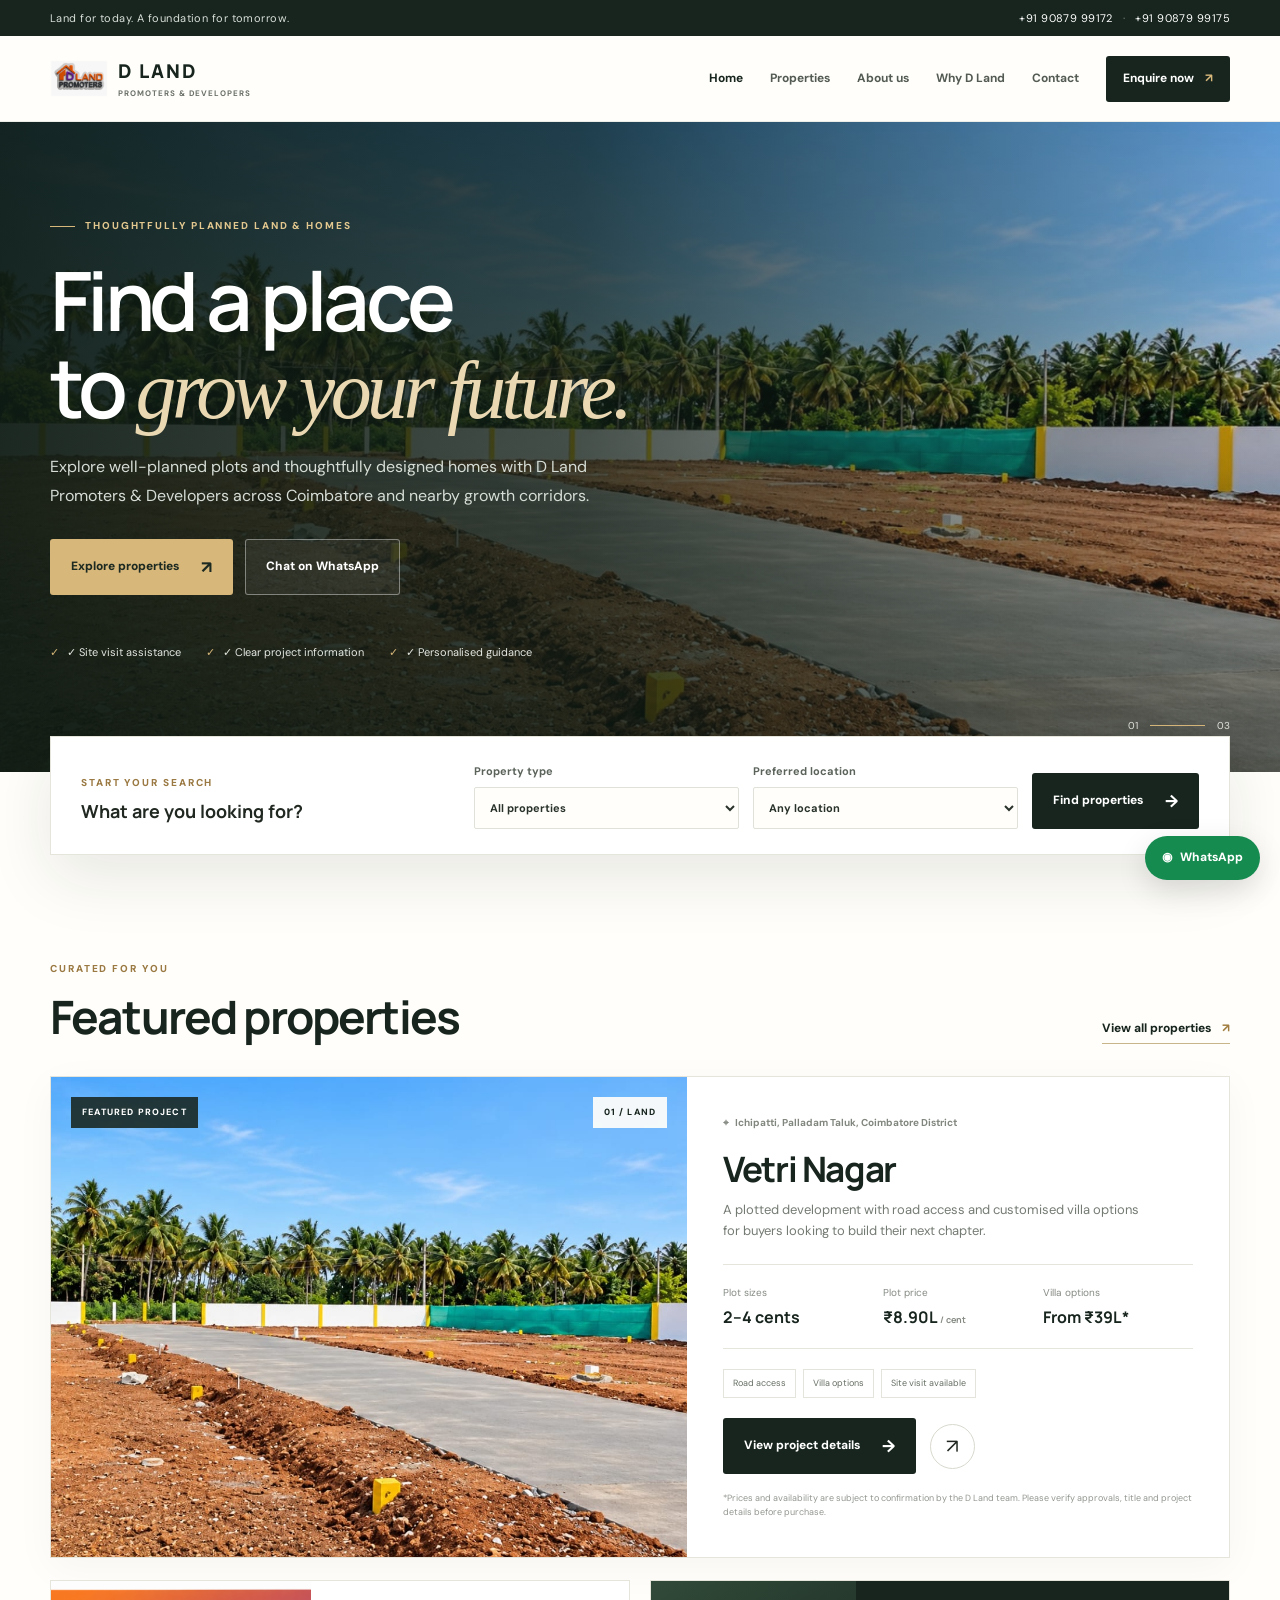
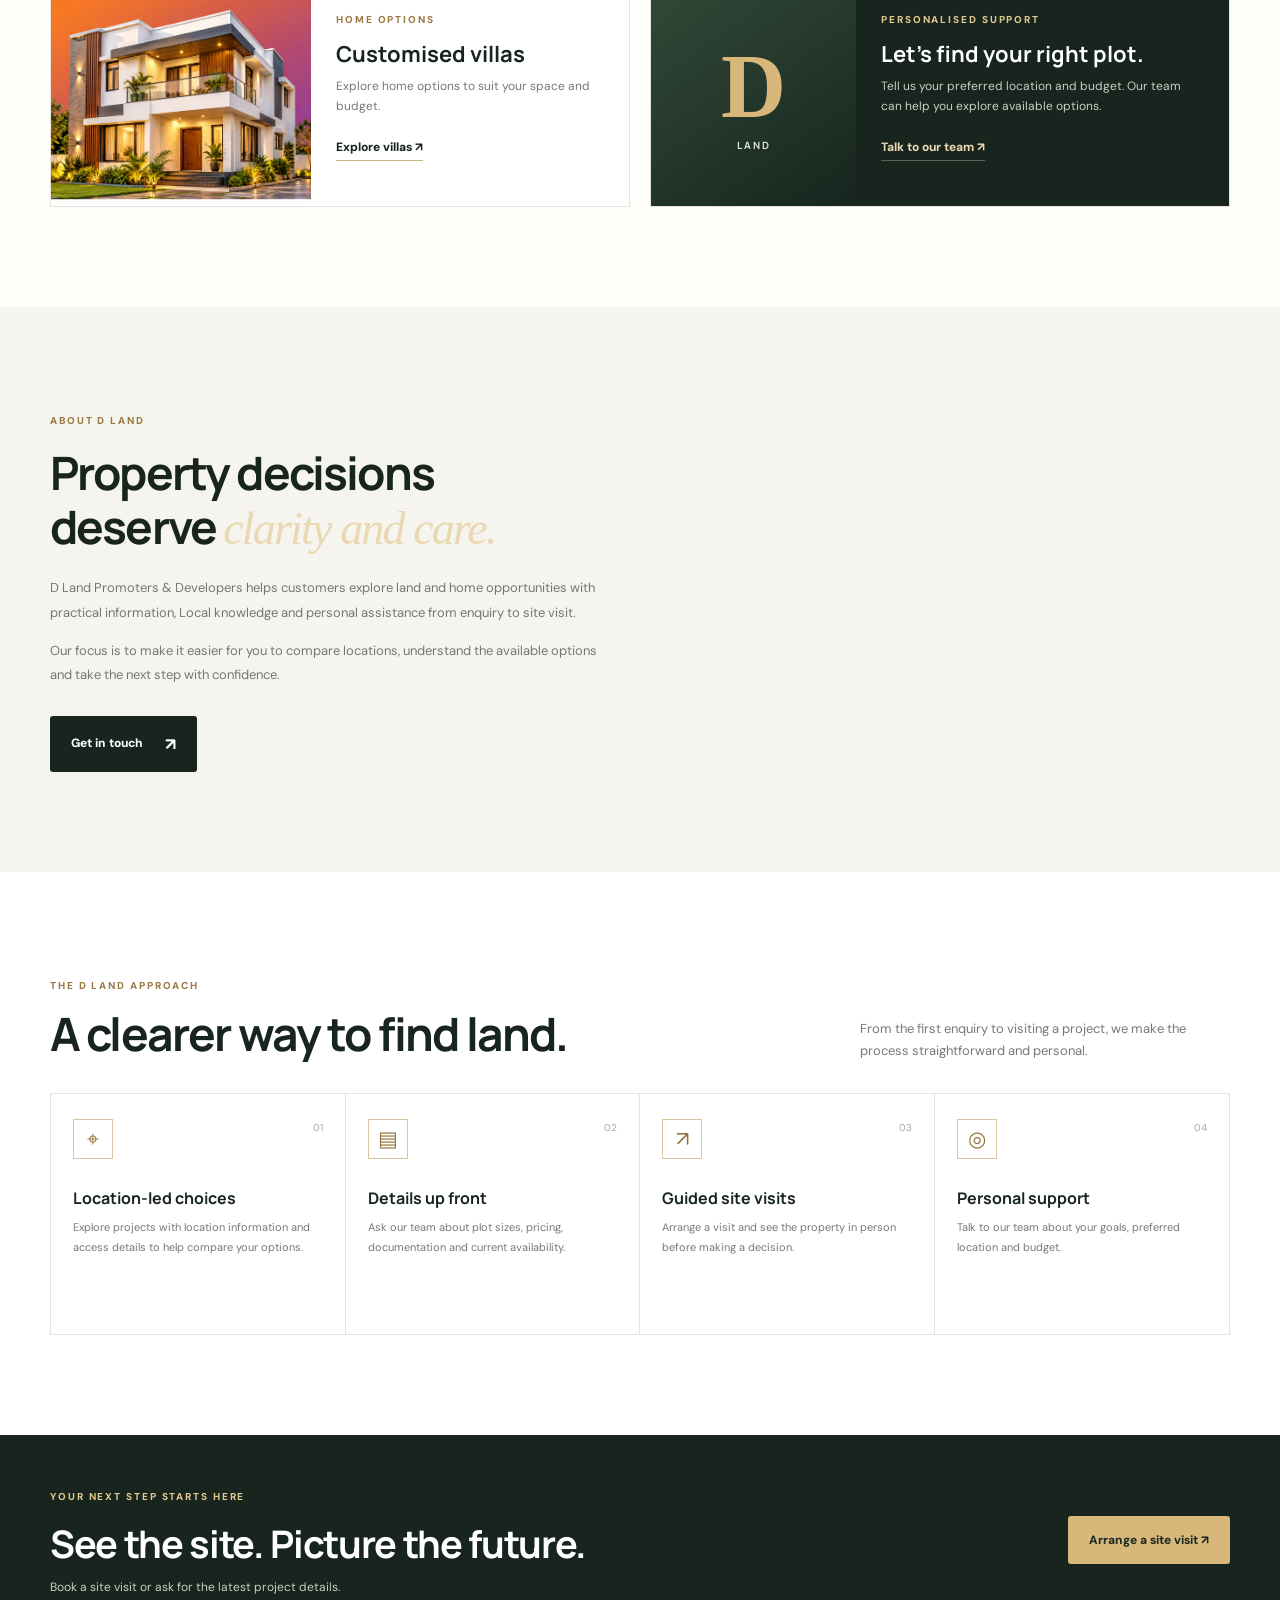
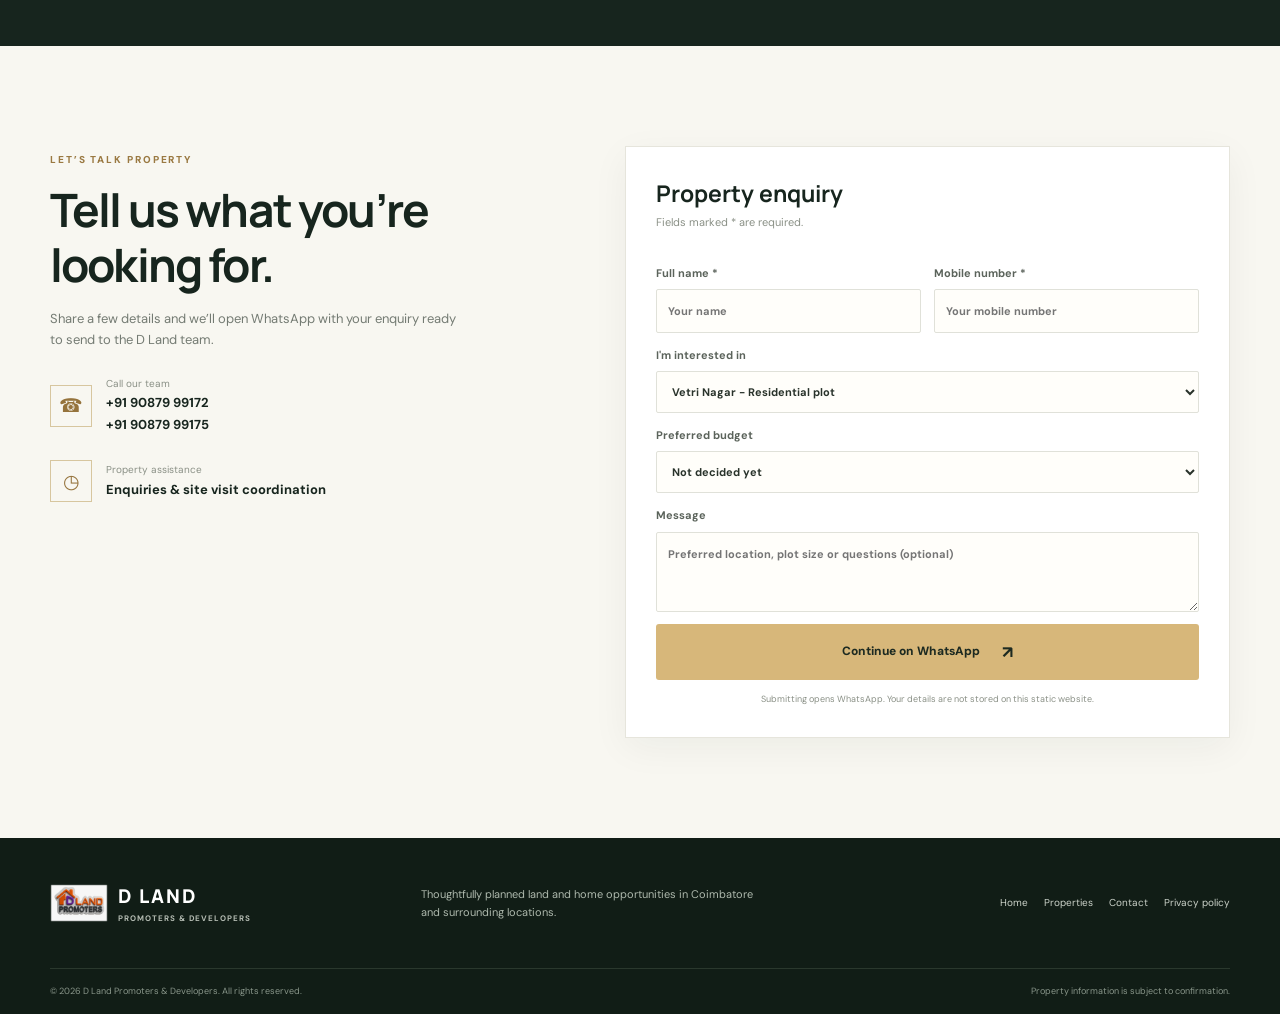
<file: index.html>
<!doctype html>
<html lang="en">
<head>
  <meta charset="utf-8">
  <meta name="viewport" content="width=device-width, initial-scale=1">
  <title>D Land Promoters & Developers | Premium Plots & Villas</title>
  <meta name="description" content="Explore premium residential plots and customised villas with D Land Promoters & Developers in Coimbatore and surrounding locations. Enquire or book a site visit on WhatsApp.">
  <meta name="theme-color" content="#17251e">
  <link rel="icon" href="dland_logo.png">
  <link rel="preconnect" href="https://fonts.googleapis.com">
  <link rel="preconnect" href="https://fonts.gstatic.com" crossorigin>
  <link href="https://fonts.googleapis.com/css2?family=DM+Sans:wght@400;500;600;700&family=Manrope:wght@400;500;600;700;800&display=swap" rel="stylesheet">
  <link rel="stylesheet" href="styles.css">
</head>
<body>
  <div class="topline"><div class="container topline-inner"><span>Land for today. A foundation for tomorrow.</span><div><a href="tel:+919087999172">+91 90879 99172</a><span class="top-sep">·</span><a href="tel:+919087999175">+91 90879 99175</a></div></div></div>
  <header class="site-header">
    <div class="container nav-wrap">
      <a class="brand" href="index.html" aria-label="D Land home"><img src="dland_logo.png" alt="D Land Promoters & Developers"><span><strong>D LAND</strong><small>PROMOTERS & DEVELOPERS</small></span></a>
      <button class="menu-toggle" aria-label="Open navigation" aria-expanded="false">☰</button>
      <nav class="nav-links" aria-label="Main navigation">
        <a class="active" href="index.html">Home</a><a href="properties/">Properties</a><a href="#about">About us</a><a href="#why">Why D Land</a><a href="#contact">Contact</a>
        <a class="nav-cta" href="#contact">Enquire now <span>↗</span></a>
      </nav>
    </div>
  </header>

  <main>
    <section class="hero">
      <div class="hero-image" role="img" aria-label="Vetri Nagar plotted development"></div>
      <div class="hero-shade"></div>
      <div class="container hero-content">
        <div class="eyebrow light"><span></span> THOUGHTFULLY PLANNED LAND & HOMES</div>
        <h1>Find a place<br>to <em>grow your future.</em></h1>
        <p>Explore well-planned plots and thoughtfully designed homes with D Land Promoters & Developers across Coimbatore and nearby growth corridors.</p>
        <div class="hero-actions"><a class="button button-gold" href="properties/">Explore properties <span>↗</span></a><a class="button button-glass" href="https://wa.me/919087999172?text=Hello%20D%20Land%2C%20please%20share%20your%20current%20property%20details." target="_blank" rel="noopener">Chat on WhatsApp</a></div>
        <div class="hero-trust"><span>✓ Site visit assistance</span><span>✓ Clear project information</span><span>✓ Personalised guidance</span></div>
      </div>
      <div class="hero-index"><span>01</span><i></i><span>03</span></div>
    </section>

    <section class="quick-search">
      <div class="container search-panel">
        <div class="search-intro"><span class="eyebrow">START YOUR SEARCH</span><h2>What are you looking for?</h2></div>
        <form id="quickSearch" class="search-fields">
          <label>Property type<select id="quickType"><option value="all">All properties</option><option value="plot">Residential plots</option><option value="villa">Villas & homes</option></select></label>
          <label>Preferred location<select id="quickLocation"><option value="all">Any location</option><option value="Ichipatti">Ichipatti / Vetri Nagar</option><option value="Coimbatore">Coimbatore</option></select></label>
          <button class="button button-dark" type="submit">Find properties <span>→</span></button>
        </form>
      </div>
    </section>

    <section class="section featured" id="properties">
      <div class="container">
        <div class="section-heading"><div><span class="eyebrow">CURATED FOR YOU</span><h2>Featured properties</h2></div><a class="text-link" href="properties/">View all properties <span>↗</span></a></div>
        <article class="feature-card">
          <div class="feature-photo"><img src="vetri-nagar-site-1.jpeg" alt="Vetri Nagar site road and plots" loading="lazy"><span class="photo-label">FEATURED PROJECT</span><span class="photo-number">01 / LAND</span></div>
          <div class="feature-details">
            <div class="location-line">⌖ &nbsp; Ichipatti, Palladam Taluk, Coimbatore District</div>
            <h3>Vetri Nagar</h3>
            <p class="feature-copy">A plotted development with road access and customised villa options for buyers looking to build their next chapter.</p>
            <div class="feature-stats"><div><small>Plot sizes</small><strong>2–4 cents</strong></div><div><small>Plot price</small><strong>₹8.90L <small>/ cent</small></strong></div><div><small>Villa options</small><strong>From ₹39L*</strong></div></div>
            <div class="tag-row"><span>Road access</span><span>Villa options</span><span>Site visit available</span></div>
            <div class="feature-actions"><a class="button button-dark" href="properties/">View project details <span>→</span></a><a class="round-link" href="https://wa.me/919087999172?text=Hello%20D%20Land%2C%20I%20am%20interested%20in%20Vetri%20Nagar." target="_blank" rel="noopener" aria-label="Enquire about Vetri Nagar">↗</a></div>
            <p class="disclaimer">*Prices and availability are subject to confirmation by the D Land team. Please verify approvals, title and project details before purchase.</p>
          </div>
        </article>
        <div class="mini-grid">
          <article class="mini-card"><img src="2bhk-villa.png" alt="Modern customised two bedroom villa" loading="lazy"><div class="mini-card-content"><span class="eyebrow">HOME OPTIONS</span><h3>Customised villas</h3><p>Explore home options to suit your space and budget.</p><a href="properties/" class="text-link">Explore villas ↗</a></div></article>
          <article class="mini-card mini-card-dark"><div class="mini-art">D<span>LAND</span></div><div class="mini-card-content"><span class="eyebrow light">PERSONALISED SUPPORT</span><h3>Let’s find your right plot.</h3><p>Tell us your preferred location and budget. Our team can help you explore available options.</p><a href="#contact" class="text-link light-link">Talk to our team ↗</a></div></article>
        </div>
      </div>
    </section>

    <section class="section about-section" id="about">
      <div class="container about-grid">
              <div class="about-copy"><span class="eyebrow">ABOUT D LAND</span><h2>Property decisions deserve <em>clarity and care.</em></h2><p>D Land Promoters & Developers helps customers explore land and home opportunities with practical information, Local knowledge and personal assistance from enquiry to site visit.</p><p>Our focus is to make it easier for you to compare locations, understand the available options and take the next step with confidence.</p><a href="#contact" class="button button-dark">Get in touch <span>↗</span></a></div>
      </div>
    </section>

    <section class="section values-section" id="why">
      <div class="container">
        <div class="section-heading"><div><span class="eyebrow">THE D LAND APPROACH</span><h2>A clearer way to find land.</h2></div><p>From the first enquiry to visiting a project, we make the process straightforward and personal.</p></div>
        <div class="values-grid">
          <article class="value-card"><span class="value-icon">⌖</span><span class="value-number">01</span><h3>Location-led choices</h3><p>Explore projects with location information and access details to help compare your options.</p></article>
          <article class="value-card"><span class="value-icon">▤</span><span class="value-number">02</span><h3>Details up front</h3><p>Ask our team about plot sizes, pricing, documentation and current availability.</p></article>
          <article class="value-card"><span class="value-icon">↗</span><span class="value-number">03</span><h3>Guided site visits</h3><p>Arrange a visit and see the property in person before making a decision.</p></article>
          <article class="value-card"><span class="value-icon">◎</span><span class="value-number">04</span><h3>Personal support</h3><p>Talk to our team about your goals, preferred location and budget.</p></article>
        </div>
      </div>
    </section>

    <section class="visit-banner">
      <div class="container visit-inner"><div><span class="eyebrow light">YOUR NEXT STEP STARTS HERE</span><h2>See the site. Picture the future.</h2><p>Book a site visit or ask for the latest project details.</p></div><a class="button button-gold" href="https://wa.me/919087999172?text=Hello%20D%20Land%2C%20I%20would%20like%20to%20arrange%20a%20site%20visit." target="_blank" rel="noopener">Arrange a site visit ↗</a></div>
    </section>

    <section class="section contact-section" id="contact">
      <div class="container contact-grid">
        <div class="contact-copy"><span class="eyebrow">LET’S TALK PROPERTY</span><h2>Tell us what you’re looking for.</h2><p>Share a few details and we’ll open WhatsApp with your enquiry ready to send to the D Land team.</p><div class="contact-detail"><span class="contact-icon">☎</span><div><small>Call our team</small><a href="tel:+919087999172">+91 90879 99172</a><a href="tel:+919087999175">+91 90879 99175</a></div></div><div class="contact-detail"><span class="contact-icon">◷</span><div><small>Property assistance</small><strong>Enquiries & site visit coordination</strong></div></div></div>
        <form class="lead-form" id="leadForm"><h3>Property enquiry</h3><p>Fields marked * are required.</p><div class="form-row"><label>Full name *<input name="name" autocomplete="name" required placeholder="Your name"></label><label>Mobile number *<input name="phone" inputmode="tel" autocomplete="tel" pattern="[0-9+() -]{8,18}" required placeholder="Your mobile number"></label></div><label>I'm interested in<select name="interest"><option>Vetri Nagar - Residential plot</option><option>Vetri Nagar - 1 BHK villa</option><option>Vetri Nagar - 2 BHK villa</option><option>Other available projects</option></select></label><label>Preferred budget<select name="budget"><option>Not decided yet</option><option>Below ₹15 Lakhs</option><option>₹15–30 Lakhs</option><option>₹30–50 Lakhs</option><option>Above ₹50 Lakhs</option></select></label><label>Message<textarea name="message" rows="3" placeholder="Preferred location, plot size or questions (optional)"></textarea></label><button class="button button-gold form-submit" type="submit">Continue on WhatsApp <span>↗</span></button><small class="form-note">Submitting opens WhatsApp. Your details are not stored on this static website.</small></form>
      </div>
    </section>
  </main>

  <footer class="site-footer"><div class="container footer-main"><a class="brand footer-brand" href="index.html"><img src="dland_logo.png" alt=""><span><strong>D LAND</strong><small>PROMOTERS & DEVELOPERS</small></span></a><p>Thoughtfully planned land and home opportunities in Coimbatore and surrounding locations.</p><div class="footer-links"><a href="index.html">Home</a><a href="properties/">Properties</a><a href="#contact">Contact</a><a href="privacy.html">Privacy policy</a></div></div><div class="container footer-bottom"><span>© <span id="year"></span> D Land Promoters & Developers. All rights reserved.</span><span>Property information is subject to confirmation.</span></div></footer>
  <a class="floating-wa" href="https://wa.me/919087999172?text=Hello%20D%20Land%2C%20I%20am%20interested%20in%20your%20properties." target="_blank" rel="noopener" aria-label="Chat with D Land on WhatsApp">◉ <span>WhatsApp</span></a>
  <script src="script.js"></script>
</body>
</html>
</file>
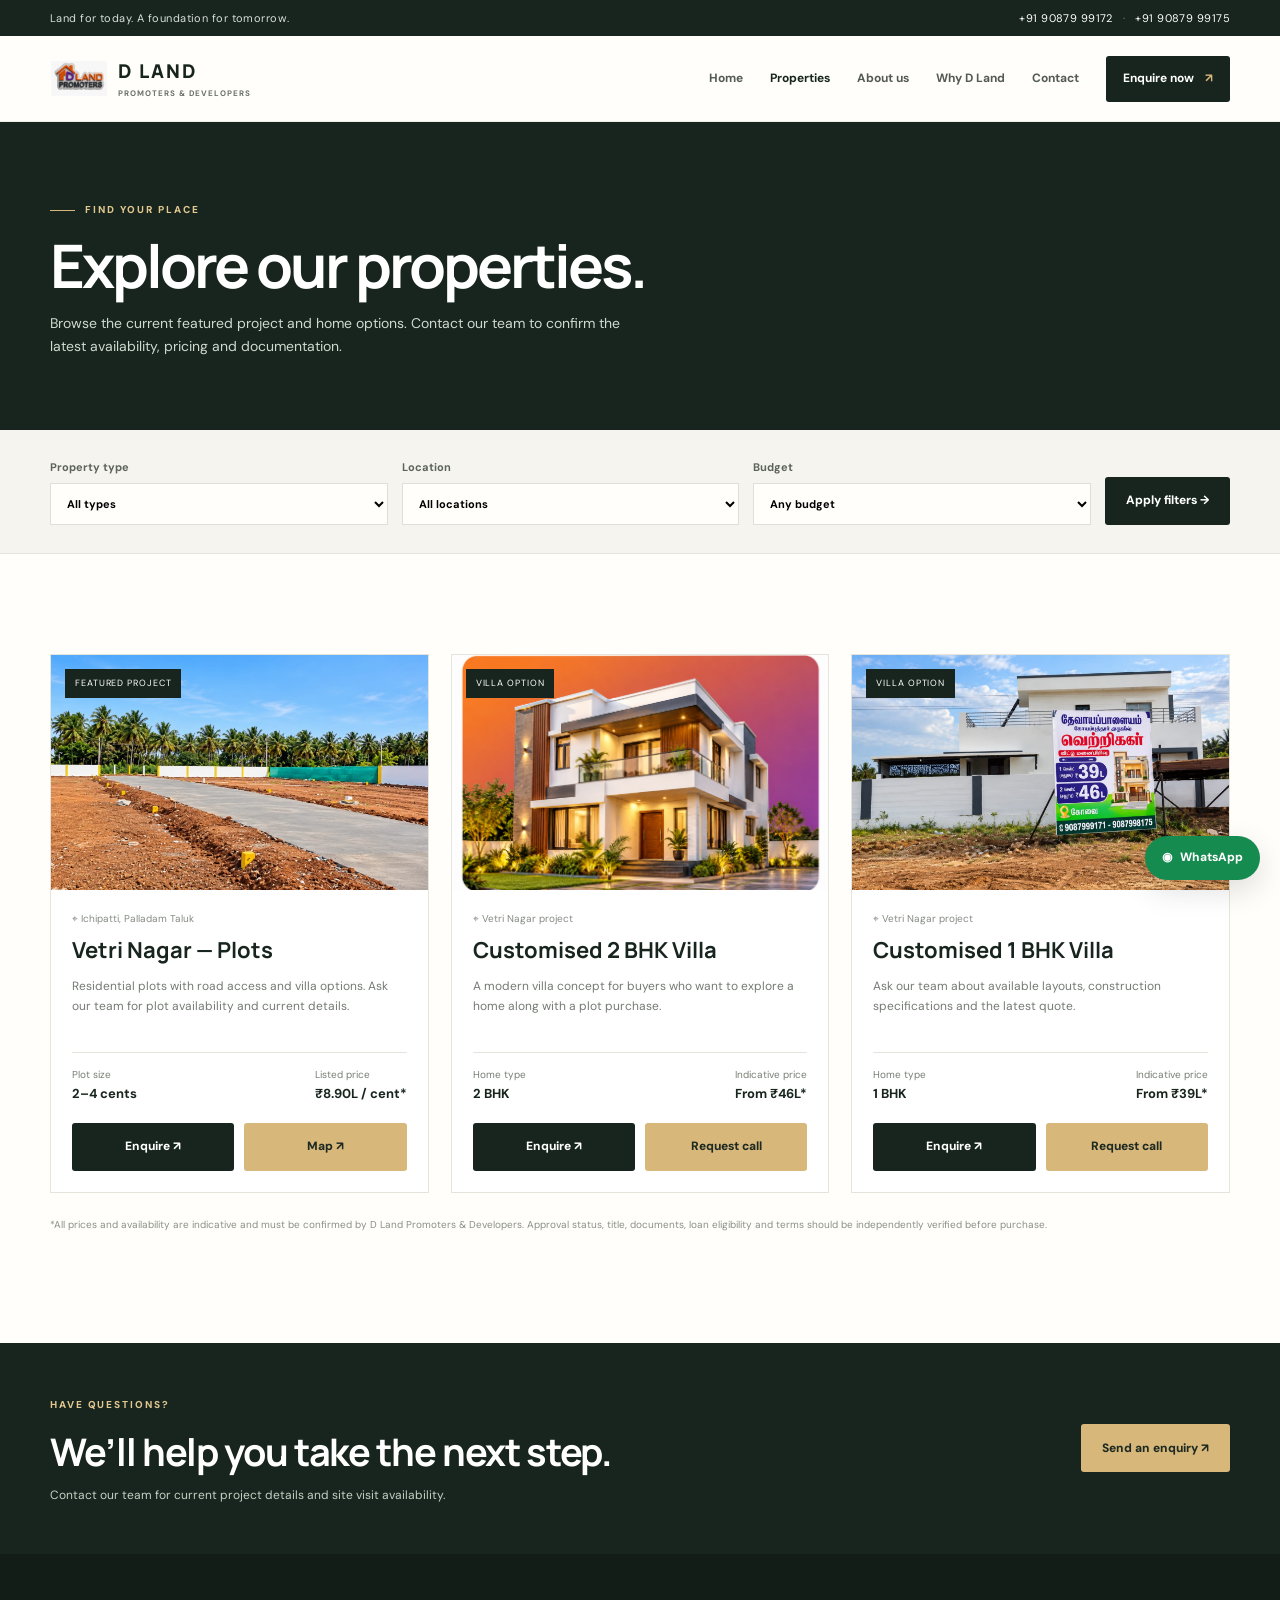
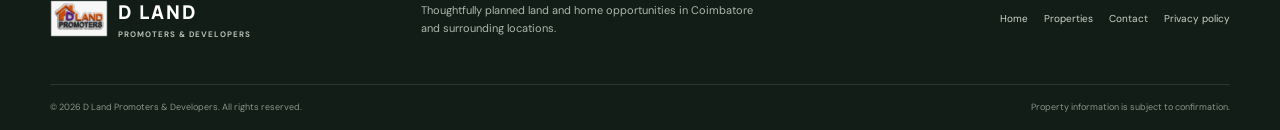
<file: properties/index.html>
<!doctype html>
<html lang="en">
<head>
  <meta charset="utf-8"><meta name="viewport" content="width=device-width, initial-scale=1">
  <title>Properties | D Land Promoters & Developers</title>
  <meta name="description" content="Browse plots and villa options from D Land Promoters & Developers. Contact us for current prices, availability and site visits.">
  <link rel="icon" href="../dland_logo.png">
  <link rel="preconnect" href="https://fonts.googleapis.com"><link rel="preconnect" href="https://fonts.gstatic.com" crossorigin>
  <link href="https://fonts.googleapis.com/css2?family=DM+Sans:wght@400;500;600;700&family=Manrope:wght@400;500;600;700;800&display=swap" rel="stylesheet">
  <link rel="stylesheet" href="../styles.css">
  <style>
    .listing-hero{background:var(--forest);color:white;padding:72px 0 58px}.listing-hero h1{font:700 clamp(40px,5vw,60px)/1.1 Manrope;letter-spacing:-.05em;margin:13px 0}.listing-hero p{max-width:600px;color:#d0d9d0;font-size:14px}.listing-tools{padding:28px 0;background:var(--cream);border-bottom:1px solid var(--line)}.filter-row{display:grid;grid-template-columns:1fr 1fr 1fr auto;gap:14px;align-items:end}.filter-row label{font-size:11px;font-weight:700;color:#5b635b}.filter-row select{width:100%;display:block;padding:12px;border:1px solid #dedfd7;background:#fffefa;margin-top:7px}.listing-grid{display:grid;grid-template-columns:repeat(3,1fr);gap:22px}.listing-card{border:1px solid var(--line);background:#fff}.listing-image{height:235px;position:relative;overflow:hidden}.listing-image img{height:100%;width:100%;object-fit:cover;transition:transform .35s}.listing-card:hover img{transform:scale(1.04)}.listing-label{position:absolute;top:14px;left:14px;background:var(--forest);color:#fff;padding:7px 10px;font-size:9px;letter-spacing:.1em}.listing-body{padding:21px}.listing-location{font-size:10px;color:#858b83}.listing-body h2{font:700 22px Manrope;color:var(--forest);margin:7px 0}.listing-body p{font-size:12px;color:var(--muted);min-height:60px}.listing-meta{display:flex;justify-content:space-between;gap:10px;border-top:1px solid var(--line);padding-top:14px;margin-top:15px}.listing-meta span{font-size:10px;color:#777f74}.listing-meta strong{display:block;font-size:13px;color:var(--forest)}.listing-actions{display:flex;gap:10px;margin-top:18px}.listing-actions .button{flex:1;padding:12px 10px}.listing-empty{display:none;padding:25px;background:var(--cream);text-align:center}.listing-note{font-size:10px;color:#8a9086;margin-top:24px}@media(max-width:850px){.listing-grid{grid-template-columns:repeat(2,1fr)}}@media(max-width:600px){.filter-row{grid-template-columns:1fr}.listing-grid{grid-template-columns:1fr}.listing-image{height:250px}.listing-hero{padding:52px 0 42px}}
  </style>
</head>
<body>
  <div class="topline"><div class="container topline-inner"><span>Land for today. A foundation for tomorrow.</span><div><a href="tel:+919087999172">+91 90879 99172</a><span class="top-sep">·</span><a href="tel:+919087999175">+91 90879 99175</a></div></div></div>
  <header class="site-header"><div class="container nav-wrap"><a class="brand" href="../index.html"><img src="../dland_logo.png" alt="D Land logo"><span><strong>D LAND</strong><small>PROMOTERS & DEVELOPERS</small></span></a><button class="menu-toggle" aria-label="Open navigation" aria-expanded="false">☰</button><nav class="nav-links"><a href="../index.html">Home</a><a class="active" href="./">Properties</a><a href="../index.html#about">About us</a><a href="../index.html#why">Why D Land</a><a href="../index.html#contact">Contact</a><a class="nav-cta" href="../index.html#contact">Enquire now <span>↗</span></a></nav></div></header>
  <main>
    <section class="listing-hero"><div class="container"><span class="eyebrow light"><span></span> FIND YOUR PLACE</span><h1>Explore our properties.</h1><p>Browse the current featured project and home options. Contact our team to confirm the latest availability, pricing and documentation.</p></div></section>
    <section class="listing-tools"><div class="container"><form class="filter-row" id="filters"><label>Property type<select id="typeFilter"><option value="all">All types</option><option value="plot">Residential plots</option><option value="villa">Villas & homes</option></select></label><label>Location<select id="locationFilter"><option value="all">All locations</option><option value="Ichipatti">Ichipatti / Vetri Nagar</option><option value="Coimbatore">Coimbatore</option></select></label><label>Budget<select id="budgetFilter"><option value="all">Any budget</option><option value="under15">Below ₹15 Lakhs</option><option value="15to30">₹15–30 Lakhs</option><option value="30to50">₹30–50 Lakhs</option></select></label><button class="button button-dark" type="submit">Apply filters →</button></form></div></section>
    <section class="section"><div class="container"><div class="listing-grid" id="listingGrid">
      <article class="listing-card" data-type="plot" data-location="Ichipatti" data-budget="under15"><div class="listing-image"><img src="../vetri-nagar-site-1.jpeg" alt="Vetri Nagar residential plots"><span class="listing-label">FEATURED PROJECT</span></div><div class="listing-body"><div class="listing-location">⌖ Ichipatti, Palladam Taluk</div><h2>Vetri Nagar — Plots</h2><p>Residential plots with road access and villa options. Ask our team for plot availability and current details.</p><div class="listing-meta"><span>Plot size<strong>2–4 cents</strong></span><span>Listed price<strong>₹8.90L / cent*</strong></span></div><div class="listing-actions"><a class="button button-dark" href="https://wa.me/919087999172?text=Hello%20D%20Land%2C%20please%20share%20Vetri%20Nagar%20plot%20details." target="_blank" rel="noopener">Enquire ↗</a><a class="button button-gold" href="https://www.google.com/maps/search/?api=1&query=Ichipatti%20Palladam%20Coimbatore" target="_blank" rel="noopener">Map ↗</a></div></div></article>
      <article class="listing-card" data-type="villa" data-location="Ichipatti" data-budget="30to50"><div class="listing-image"><img src="../2bhk-villa.png" alt="Modern customised two bedroom villa"><span class="listing-label">VILLA OPTION</span></div><div class="listing-body"><div class="listing-location">⌖ Vetri Nagar project</div><h2>Customised 2 BHK Villa</h2><p>A modern villa concept for buyers who want to explore a home along with a plot purchase.</p><div class="listing-meta"><span>Home type<strong>2 BHK</strong></span><span>Indicative price<strong>From ₹46L*</strong></span></div><div class="listing-actions"><a class="button button-dark" href="https://wa.me/919087999172?text=Hello%20D%20Land%2C%20please%20share%202%20BHK%20villa%20details." target="_blank" rel="noopener">Enquire ↗</a><a class="button button-gold" href="../index.html#contact">Request call</a></div></div></article>
      <article class="listing-card" data-type="villa" data-location="Ichipatti" data-budget="30to50"><div class="listing-image"><img src="../vetri-nagar-site-2.jpeg" alt="Vetri Nagar villa project"><span class="listing-label">VILLA OPTION</span></div><div class="listing-body"><div class="listing-location">⌖ Vetri Nagar project</div><h2>Customised 1 BHK Villa</h2><p>Ask our team about available layouts, construction specifications and the latest quote.</p><div class="listing-meta"><span>Home type<strong>1 BHK</strong></span><span>Indicative price<strong>From ₹39L*</strong></span></div><div class="listing-actions"><a class="button button-dark" href="https://wa.me/919087999172?text=Hello%20D%20Land%2C%20please%20share%201%20BHK%20villa%20details." target="_blank" rel="noopener">Enquire ↗</a><a class="button button-gold" href="../index.html#contact">Request call</a></div></div></article>
    </div><div class="listing-empty" id="emptyState">No properties match those filters. Try changing your selection or contact our team.</div><p class="listing-note">*All prices and availability are indicative and must be confirmed by D Land Promoters & Developers. Approval status, title, documents, loan eligibility and terms should be independently verified before purchase.</p></div></section>
    <section class="visit-banner"><div class="container visit-inner"><div><span class="eyebrow light">HAVE QUESTIONS?</span><h2>We’ll help you take the next step.</h2><p>Contact our team for current project details and site visit availability.</p></div><a class="button button-gold" href="../index.html#contact">Send an enquiry ↗</a></div></section>
  </main>
  <footer class="site-footer"><div class="container footer-main"><a class="brand footer-brand" href="../index.html"><img src="../dland_logo.png" alt=""><span><strong>D LAND</strong><small>PROMOTERS & DEVELOPERS</small></span></a><p>Thoughtfully planned land and home opportunities in Coimbatore and surrounding locations.</p><div class="footer-links"><a href="../index.html">Home</a><a href="./">Properties</a><a href="../index.html#contact">Contact</a><a href="../privacy.html">Privacy policy</a></div></div><div class="container footer-bottom"><span>© <span id="year"></span> D Land Promoters & Developers. All rights reserved.</span><span>Property information is subject to confirmation.</span></div></footer>
  <a class="floating-wa" href="https://wa.me/919087999172?text=Hello%20D%20Land%2C%20I%20am%20interested%20in%20your%20properties." target="_blank" rel="noopener">◉ <span>WhatsApp</span></a>
  <script src="../script.js"></script>
  <script>
    const params = new URLSearchParams(location.search);
    if (params.has("type")) document.getElementById("typeFilter").value = params.get("type");
    if (params.has("location")) document.getElementById("locationFilter").value = params.get("location");
    const filters = document.getElementById("filters");
    function applyFilters(){
      const type = document.getElementById("typeFilter").value;
      const location = document.getElementById("locationFilter").value;
      const budget = document.getElementById("budgetFilter").value;
      let visible = 0;
      document.querySelectorAll(".listing-card").forEach(card => {
        const ok = (type === "all" || card.dataset.type === type) &&
          (location === "all" || card.dataset.location === location) &&
          (budget === "all" || card.dataset.budget === budget);
        card.style.display = ok ? "" : "none";
        if(ok) visible++;
      });
      document.getElementById("emptyState").style.display = visible ? "none" : "block";
    }
    filters.addEventListener("submit", event => {event.preventDefault(); applyFilters();});
    applyFilters();
  </script>
</body></html>
</file>
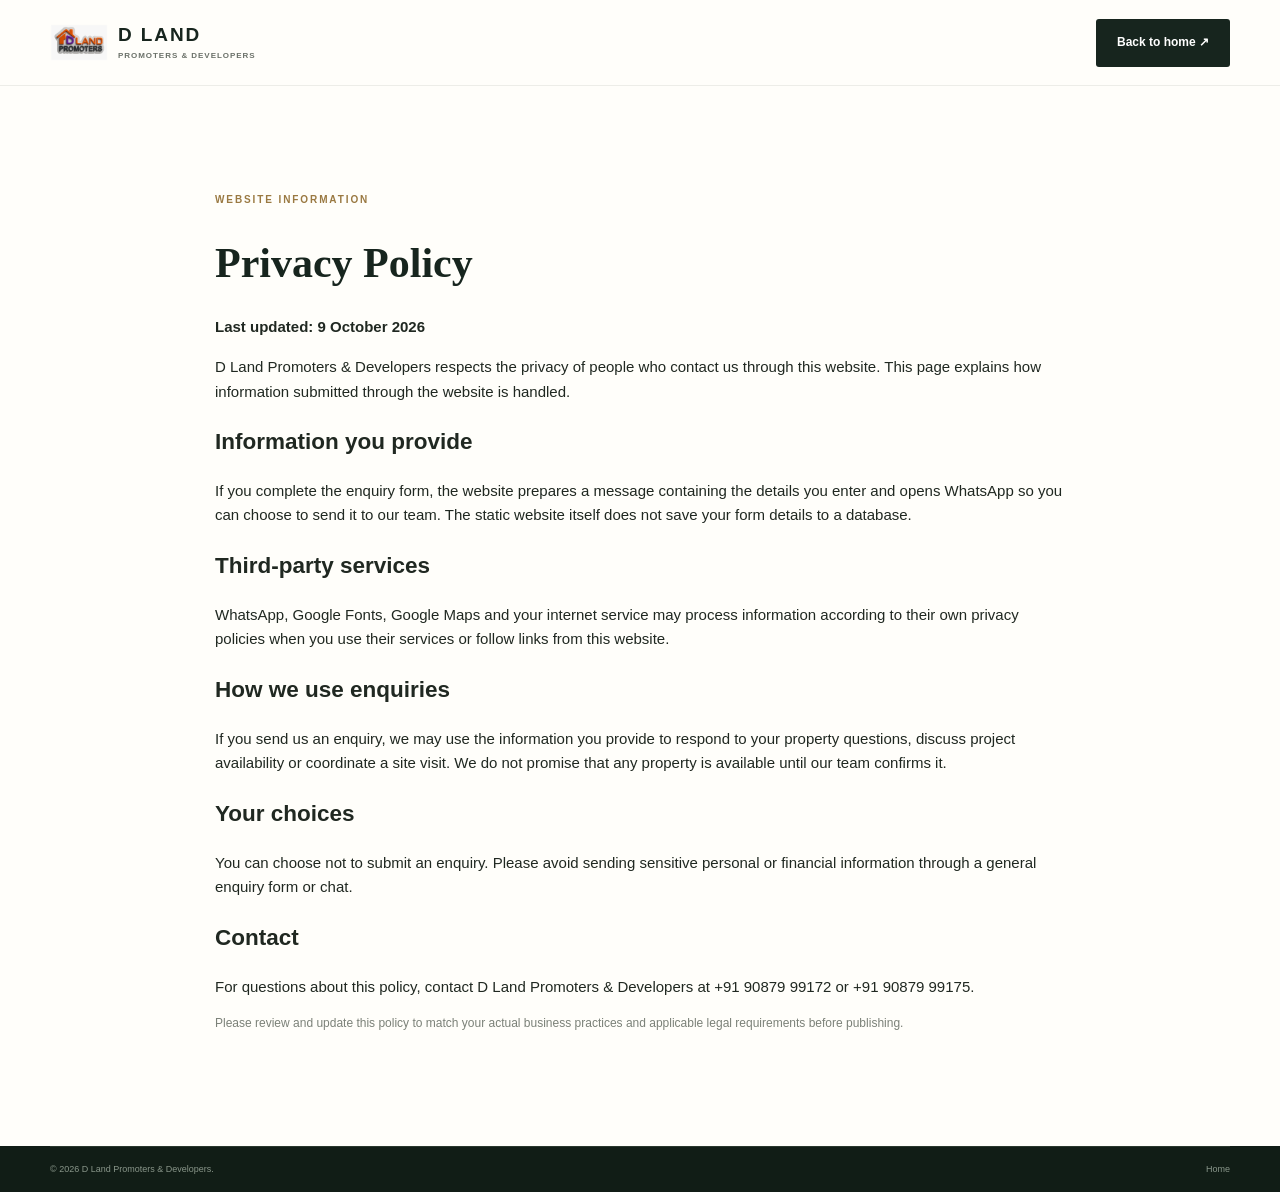
<file: privacy.html>
<!doctype html>
<html lang="en"><head><meta charset="utf-8"><meta name="viewport" content="width=device-width, initial-scale=1"><title>Privacy Policy | D Land Promoters & Developers</title><link rel="stylesheet" href="styles.css"><meta name="description" content="Privacy policy for the D Land Promoters & Developers website."></head>
<body><header class="site-header"><div class="container nav-wrap"><a class="brand" href="index.html"><img src="dland_logo.png" alt="D Land logo"><span><strong>D LAND</strong><small>PROMOTERS & DEVELOPERS</small></span></a><a class="button button-dark" href="index.html">Back to home ↗</a></div></header><main class="section"><div class="container" style="max-width:850px"><span class="eyebrow">WEBSITE INFORMATION</span><h1 style="font:700 42px Manrope;color:var(--forest)">Privacy Policy</h1><p><strong>Last updated: 9 October 2026</strong></p><p>D Land Promoters & Developers respects the privacy of people who contact us through this website. This page explains how information submitted through the website is handled.</p><h2>Information you provide</h2><p>If you complete the enquiry form, the website prepares a message containing the details you enter and opens WhatsApp so you can choose to send it to our team. The static website itself does not save your form details to a database.</p><h2>Third-party services</h2><p>WhatsApp, Google Fonts, Google Maps and your internet service may process information according to their own privacy policies when you use their services or follow links from this website.</p><h2>How we use enquiries</h2><p>If you send us an enquiry, we may use the information you provide to respond to your property questions, discuss project availability or coordinate a site visit. We do not promise that any property is available until our team confirms it.</p><h2>Your choices</h2><p>You can choose not to submit an enquiry. Please avoid sending sensitive personal or financial information through a general enquiry form or chat.</p><h2>Contact</h2><p>For questions about this policy, contact D Land Promoters & Developers at <a href="tel:+919087999172">+91 90879 99172</a> or <a href="tel:+919087999175">+91 90879 99175</a>.</p><p style="color:#7b8178;font-size:12px">Please review and update this policy to match your actual business practices and applicable legal requirements before publishing.</p></div></main><footer class="site-footer"><div class="container footer-bottom"><span>© <span id="year"></span> D Land Promoters & Developers.</span><a href="index.html">Home</a></div></footer><script src="script.js"></script></body></html>
</file>
<file: styles.css>
/* D Land Promoters & Developers — responsive website */
:root{--forest:#17251e;--forest-2:#22382d;--gold:#d7b77a;--gold-light:#ead8b3;--cream:#f6f4ee;--paper:#fffefa;--ink:#202821;--muted:#747b73;--line:#e6e5dc;--radius:22px;--shadow:0 22px 65px rgba(27,38,30,.10)}
*{box-sizing:border-box}html{scroll-behavior:smooth;scroll-padding-top:100px}body{margin:0;color:var(--ink);background:var(--paper);font-family:"DM Sans",Arial,sans-serif;font-size:15px;line-height:1.65}img{display:block;max-width:100%}a{color:inherit;text-decoration:none}button,input,select,textarea{font:inherit}.container{width:min(1180px,calc(100% - 48px));margin-inline:auto}.topline{background:var(--forest);color:#d9dfd9;font-size:11px;letter-spacing:.04em}.topline-inner{display:flex;justify-content:space-between;gap:16px;padding:9px 0}.topline a{color:#fff}.top-sep{margin:0 10px;color:#859187}.site-header{height:86px;background:rgba(255,254,250,.96);border-bottom:1px solid rgba(32,40,33,.08);position:sticky;top:0;z-index:30;backdrop-filter:blur(16px)}.nav-wrap{height:100%;display:flex;align-items:center;justify-content:space-between;gap:28px}.brand{display:flex;align-items:center;gap:10px;min-width:210px}.brand img{width:58px;height:58px;object-fit:contain}.brand span{display:flex;flex-direction:column;line-height:1.2}.brand strong{font:800 19px Manrope,sans-serif;letter-spacing:.1em;color:var(--forest)}.brand small{font-size:8px;letter-spacing:.12em;color:#6b7169;font-weight:700;margin-top:5px}.nav-links{display:flex;align-items:center;gap:27px;font-size:12px;font-weight:700}.nav-links>a:not(.nav-cta){color:#535b53;transition:color .2s}.nav-links>a:hover,.nav-links>a.active{color:var(--forest)}.nav-cta{background:var(--forest);color:white;padding:13px 17px;border-radius:3px}.nav-cta span{color:var(--gold);margin-left:8px}.menu-toggle{display:none;border:0;background:transparent;font-size:25px;color:var(--forest)}
.hero{min-height:650px;position:relative;display:flex;align-items:center;background:#17251e;overflow:hidden;color:#fff}.hero-image{position:absolute;inset:0;background-image:url("vetri-nagar-site-1.jpeg");background-position:center 55%;background-size:cover;transform:scale(1.02)}.hero-shade{position:absolute;inset:0;background:linear-gradient(90deg,rgba(14,27,20,.94) 0%,rgba(14,27,20,.76) 45%,rgba(14,27,20,.18) 100%),linear-gradient(0deg,rgba(12,23,17,.5),transparent 50%)}.hero-content{position:relative;padding-top:76px;padding-bottom:100px}.eyebrow{font-size:10px;letter-spacing:.19em;font-weight:800;color:#9a7942;display:inline-flex;align-items:center;gap:10px}.eyebrow span{width:25px;height:1px;background:var(--gold);display:inline-block}.eyebrow.light{color:#e2c78e}.hero h1{font:600 clamp(48px,6.4vw,82px)/1.06 Manrope,sans-serif;letter-spacing:-.055em;margin:23px 0 18px;max-width:750px}.hero h1 em,.about-copy h2 em{font-family:Georgia,serif;font-weight:400;color:var(--gold-light)}.hero-content>p{font-size:16px;line-height:1.8;color:#d6ddd6;max-width:555px}.hero-actions{display:flex;gap:12px;flex-wrap:wrap;margin-top:28px}.button{min-height:48px;padding:13px 20px;display:inline-flex;align-items:center;justify-content:center;gap:22px;border:1px solid transparent;border-radius:3px;font-size:12px;font-weight:800;cursor:pointer;transition:transform .2s,background .2s}.button:hover{transform:translateY(-2px)}.button-gold{background:var(--gold);color:#1d2a21}.button-gold:hover{background:#e7cb94}.button-dark{background:var(--forest);color:white}.button-dark:hover{background:#2c4435}.button-glass{border-color:rgba(255,255,255,.4);color:#fff;background:rgba(255,255,255,.06)}.button span{font-size:17px}.hero-trust{display:flex;gap:25px;flex-wrap:wrap;margin-top:48px;font-size:11px;color:#e4e8e1}.hero-trust span:before{content:"✓";color:var(--gold);margin-right:8px}.hero-index{position:absolute;right:max(24px,calc((100vw - 1180px)/2));bottom:38px;display:flex;gap:12px;align-items:center;color:#e5e6df;font-size:10px}.hero-index i{height:1px;width:55px;background:var(--gold)}
.quick-search{position:relative;margin-top:-36px;z-index:5}.search-panel{display:grid;grid-template-columns:.75fr 1.5fr;gap:30px;align-items:center;padding:25px 30px;background:#fff;box-shadow:var(--shadow);border:1px solid var(--line)}.search-intro h2{font:700 18px Manrope;margin:5px 0 0}.search-fields{display:grid;grid-template-columns:1fr 1fr auto;align-items:end;gap:14px}.search-fields label,.lead-form label{display:block;color:#5b635b;font-size:11px;font-weight:700}.search-fields select,.lead-form input,.lead-form select,.lead-form textarea{display:block;width:100%;border:1px solid #e0e1d9;background:#fffefa;border-radius:2px;padding:12px 11px;color:#29332b;margin-top:7px;outline:none}.search-fields select:focus,.lead-form input:focus,.lead-form select:focus,.lead-form textarea:focus{border-color:#a68b57}.search-fields .button{min-height:44px;white-space:nowrap}
.section{padding:100px 0}.section-heading{display:flex;justify-content:space-between;align-items:end;gap:25px;margin-bottom:32px}.section-heading h2,.about-copy h2,.contact-copy h2{font:700 clamp(31px,4vw,46px)/1.18 Manrope,sans-serif;letter-spacing:-.04em;margin:10px 0 0;color:var(--forest)}.section-heading>p{max-width:370px;margin:0;color:var(--muted);font-size:13px}.text-link{font-size:12px;font-weight:800;color:var(--forest);border-bottom:1px solid #c9b58a;padding-bottom:5px;white-space:nowrap}.text-link span{margin-left:8px;color:#a17e40}.feature-card{display:grid;grid-template-columns:1.08fr .92fr;border:1px solid var(--line);background:#fff;box-shadow:0 10px 38px rgba(25,35,27,.04)}.feature-photo{position:relative;min-height:440px;overflow:hidden;background:#d4d9d1}.feature-photo img{height:100%;width:100%;position:absolute;inset:0;object-fit:cover;transition:transform .5s}.feature-card:hover .feature-photo img{transform:scale(1.025)}.photo-label,.photo-number{position:absolute;top:20px;background:rgba(23,37,30,.88);color:#fff;padding:8px 11px;font-size:9px;letter-spacing:.13em;font-weight:800}.photo-label{left:20px}.photo-number{right:20px;background:rgba(255,254,250,.92);color:var(--forest)}.feature-details{padding:38px 36px;display:flex;flex-direction:column;align-items:flex-start}.location-line{font-size:10px;color:#81877e;font-weight:700}.feature-details h3{font:700 35px Manrope;letter-spacing:-.04em;color:var(--forest);margin:13px 0 6px}.feature-copy{font-size:13px;color:var(--muted);max-width:430px;margin:0 0 22px}.feature-stats{width:100%;display:grid;grid-template-columns:repeat(3,1fr);gap:10px;border-block:1px solid var(--line);padding:20px 0}.feature-stats div{display:flex;flex-direction:column;gap:5px}.feature-stats small{font-size:10px;color:#858b83}.feature-stats strong{font:700 16px Manrope;color:var(--forest)}.feature-stats strong small{font-size:9px}.tag-row{display:flex;gap:7px;flex-wrap:wrap;margin:20px 0}.tag-row span{font-size:9px;border:1px solid #e5e4dc;padding:6px 9px;color:#667064}.feature-actions{display:flex;align-items:center;gap:14px;margin-top:auto}.round-link{width:45px;height:45px;border:1px solid #d9d9cf;display:grid;place-items:center;border-radius:50%;font-size:20px}.disclaimer{font-size:9px;color:#92978f;line-height:1.5;margin:18px 0 0}.mini-grid{display:grid;grid-template-columns:1fr 1fr;gap:20px;margin-top:22px}.mini-card{border:1px solid var(--line);display:grid;grid-template-columns:.9fr 1.1fr;min-height:225px;background:#fff}.mini-card>img{height:100%;width:100%;object-fit:cover;min-height:225px}.mini-card-content{padding:25px}.mini-card-content h3{font:700 22px Manrope;color:var(--forest);margin:8px 0}.mini-card-content p{font-size:12px;color:var(--muted);margin:0 0 18px}.mini-card-dark{background:var(--forest);color:white;grid-template-columns:.55fr 1fr}.mini-card-dark .mini-card-content h3{color:white}.mini-card-dark .mini-card-content p{color:#c7d0c7}.mini-art{display:flex;flex-direction:column;justify-content:center;align-items:center;background:linear-gradient(145deg,#314a39,#17251e);font:700 90px Georgia;color:var(--gold)}.mini-art span{font:700 10px Manrope;letter-spacing:.2em;color:#dfe4d9}.light-link{color:var(--gold-light);border-color:#536254}
.about-section{background:var(--cream)}.about-grid{display:grid;grid-template-columns:1fr 1fr;align-items:center;gap:80px}.about-visual{position:relative;padding:0 30px 30px 0}.about-visual:before{content:"";position:absolute;left:25px;bottom:0;width:72%;height:76%;border:1px solid #cdb88e}.about-visual img{position:relative;width:100%;height:450px;object-fit:cover}.about-note{position:absolute;right:0;bottom:10px;background:var(--forest);color:white;padding:18px 22px;display:flex;flex-direction:column;box-shadow:var(--shadow)}.about-note strong{font:700 15px Manrope}.about-note span{font-size:10px;color:#cbd4c9;margin-top:3px}.about-copy h2{margin:14px 0 20px}.about-copy>p{color:#727a70;font-size:13px;line-height:1.9}.about-copy .button{margin-top:15px}
.values-section{background:#fff}.values-grid{display:grid;grid-template-columns:repeat(4,1fr);border:1px solid var(--line)}.value-card{padding:25px 22px;min-height:240px;position:relative;border-right:1px solid var(--line)}.value-card:last-child{border:0}.value-icon{display:grid;place-items:center;width:40px;height:40px;border:1px solid #d7c69f;color:#94733b;font-size:21px}.value-number{position:absolute;right:22px;top:26px;font-size:10px;color:#a4a99f}.value-card h3{font:700 16px Manrope;color:var(--forest);margin:28px 0 9px}.value-card p{font-size:11px;color:var(--muted);line-height:1.8;margin:0}
.visit-banner{background:var(--forest);color:#fff;padding:48px 0}.visit-inner{display:flex;align-items:center;justify-content:space-between;gap:28px}.visit-inner h2{font:700 clamp(26px,3.5vw,38px) Manrope;letter-spacing:-.035em;margin:9px 0}.visit-inner p{font-size:12px;color:#c5d0c5;margin:0}
.contact-section{background:#f8f7f1}.contact-grid{display:grid;grid-template-columns:.9fr 1.1fr;gap:80px;align-items:start}.contact-copy h2{margin:13px 0 16px}.contact-copy>p{font-size:13px;color:var(--muted);max-width:420px}.contact-detail{display:flex;gap:14px;margin-top:25px;align-items:center}.contact-icon{display:grid;place-items:center;width:42px;height:42px;border:1px solid #d7c69f;color:#95733c;font-size:19px}.contact-detail div{display:flex;flex-direction:column}.contact-detail small{font-size:10px;color:#8a9086}.contact-detail a,.contact-detail strong{font-size:13px;color:var(--forest);font-weight:700}.lead-form{background:#fff;padding:30px;border:1px solid var(--line);box-shadow:0 10px 35px rgba(27,38,30,.05)}.lead-form h3{font:700 23px Manrope;color:var(--forest);margin:0}.lead-form>p{font-size:11px;color:#8a9086;margin:4px 0 20px}.lead-form label{margin-top:13px}.form-row{display:grid;grid-template-columns:1fr 1fr;gap:13px}.lead-form textarea{resize:vertical}.form-submit{width:100%;margin-top:12px}.form-note{display:block;text-align:center;font-size:9px;color:#8a9086;margin-top:12px}
.site-footer{background:#111d16;color:#cbd2c9}.footer-main{display:grid;grid-template-columns:1fr 1.3fr 1fr;gap:35px;align-items:center;padding:36px 0}.footer-brand strong{color:white}.footer-brand small{color:#b5bcb3}.footer-main>p{font-size:11px;color:#aeb9ad;max-width:340px}.footer-links{display:flex;gap:16px;flex-wrap:wrap;justify-content:flex-end;font-size:10px}.footer-links a:hover{color:var(--gold)}.footer-bottom{border-top:1px solid #2a382d;display:flex;justify-content:space-between;gap:15px;padding:15px 0;font-size:9px;color:#89968a}.floating-wa{position:fixed;right:20px;bottom:20px;z-index:25;background:#168b50;color:white;padding:12px 17px;border-radius:30px;box-shadow:0 10px 30px #0002;font-size:12px;font-weight:800;display:flex;align-items:center;gap:8px}
@media(max-width:950px){.nav-links{gap:15px}.search-panel{grid-template-columns:1fr;gap:18px}.about-grid{gap:40px}.feature-details{padding:28px}.feature-stats strong{font-size:14px}.values-grid{grid-template-columns:repeat(2,1fr)}.value-card:nth-child(2){border-right:0}.value-card:nth-child(-n+2){border-bottom:1px solid var(--line)}.contact-grid{gap:40px}}
@media(max-width:760px){.container{width:min(100% - 32px,600px)}.topline-inner{justify-content:center}.topline-inner>span{display:none}.site-header{height:72px}.brand{min-width:0}.brand img{width:45px;height:45px}.brand strong{font-size:16px}.brand small{font-size:7px}.menu-toggle{display:block}.nav-links{display:none;position:absolute;top:72px;left:0;right:0;background:#fffefa;padding:18px 22px 22px;box-shadow:0 18px 30px #0001;align-items:stretch;flex-direction:column;gap:0}.nav-links.open{display:flex}.nav-links>a{padding:12px 0;border-bottom:1px solid var(--line)}.nav-links .nav-cta{margin-top:12px;text-align:center;padding:12px}.hero{min-height:620px}.hero-content{padding-top:75px;padding-bottom:85px}.hero-shade{background:linear-gradient(90deg,rgba(14,27,20,.91),rgba(14,27,20,.52)),linear-gradient(0deg,rgba(12,23,17,.5),transparent)}.hero h1{font-size:clamp(44px,12vw,64px)}.hero-content>p{font-size:14px}.hero-trust{gap:10px;flex-direction:column;margin-top:30px}.hero-index{bottom:20px}.quick-search{margin-top:0;background:var(--cream);padding:18px 0}.search-panel{padding:22px 18px}.search-fields{grid-template-columns:1fr;gap:10px}.search-fields .button{width:100%}.section{padding:65px 0}.section-heading{align-items:flex-start;flex-direction:column;gap:15px}.section-heading h2,.about-copy h2,.contact-copy h2{font-size:33px}.feature-card{grid-template-columns:1fr}.feature-photo{min-height:280px}.feature-details{padding:25px 20px}.feature-details h3{font-size:30px}.feature-stats{gap:7px}.feature-stats strong{font-size:13px}.feature-stats small{font-size:9px}.mini-grid{grid-template-columns:1fr}.mini-card{grid-template-columns:.8fr 1.2fr}.mini-card-content{padding:18px}.mini-card-content h3{font-size:18px}.mini-card-dark{grid-template-columns:.55fr 1fr}.about-grid{grid-template-columns:1fr;gap:38px}.about-visual img{height:320px}.about-note{right:0;bottom:10px;padding:13px 15px}.values-grid{grid-template-columns:1fr 1fr}.value-card{padding:18px 14px;min-height:220px}.value-number{right:12px;top:20px}.value-card h3{font-size:14px;margin-top:23px}.visit-inner{align-items:flex-start;flex-direction:column}.visit-inner .button{width:100%}.contact-grid{grid-template-columns:1fr;gap:35px}.lead-form{padding:22px 18px}.form-row{grid-template-columns:1fr;gap:0}.footer-main{grid-template-columns:1fr;gap:15px;padding:28px 0}.footer-links{justify-content:flex-start}.footer-bottom{flex-direction:column;gap:4px}.floating-wa{right:12px;bottom:12px;padding:11px 14px}}
@media(prefers-reduced-motion:reduce){html{scroll-behavior:auto}*,*:before,*:after{transition:none!important}}
</file>
